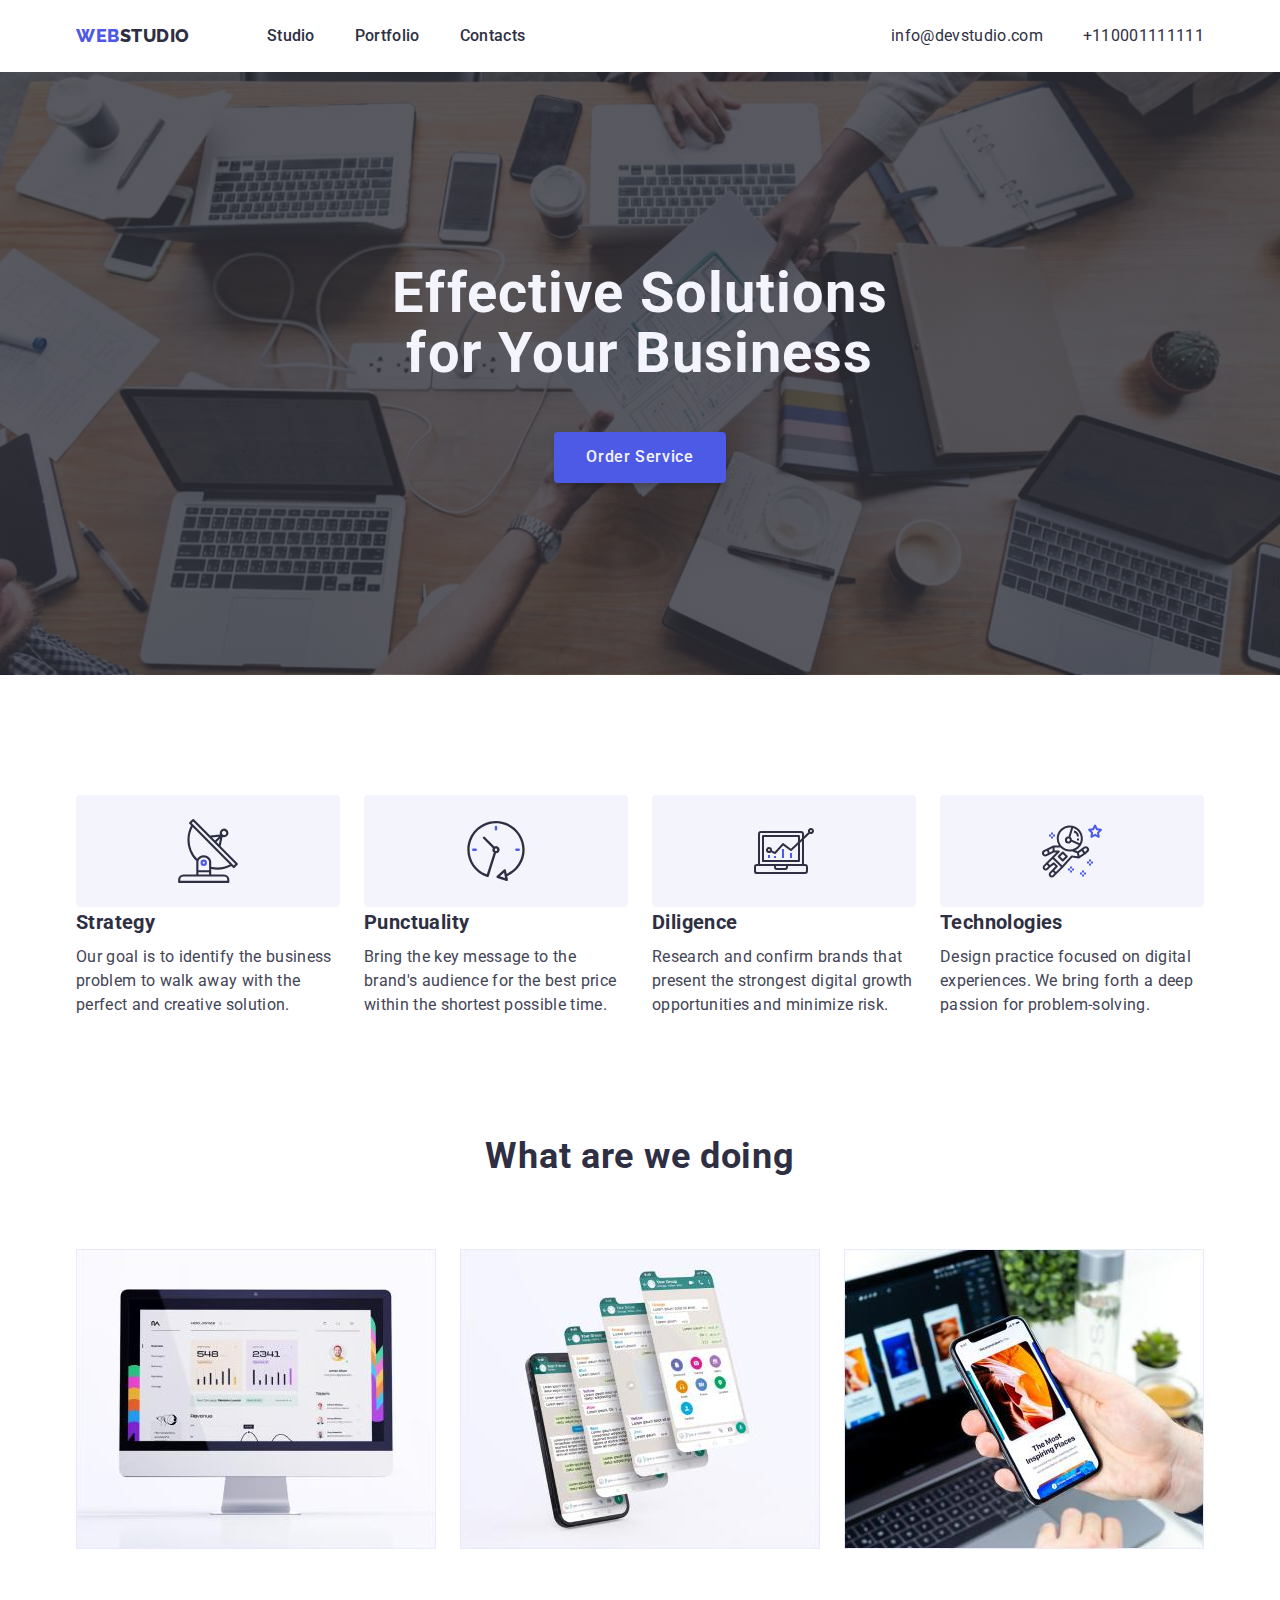
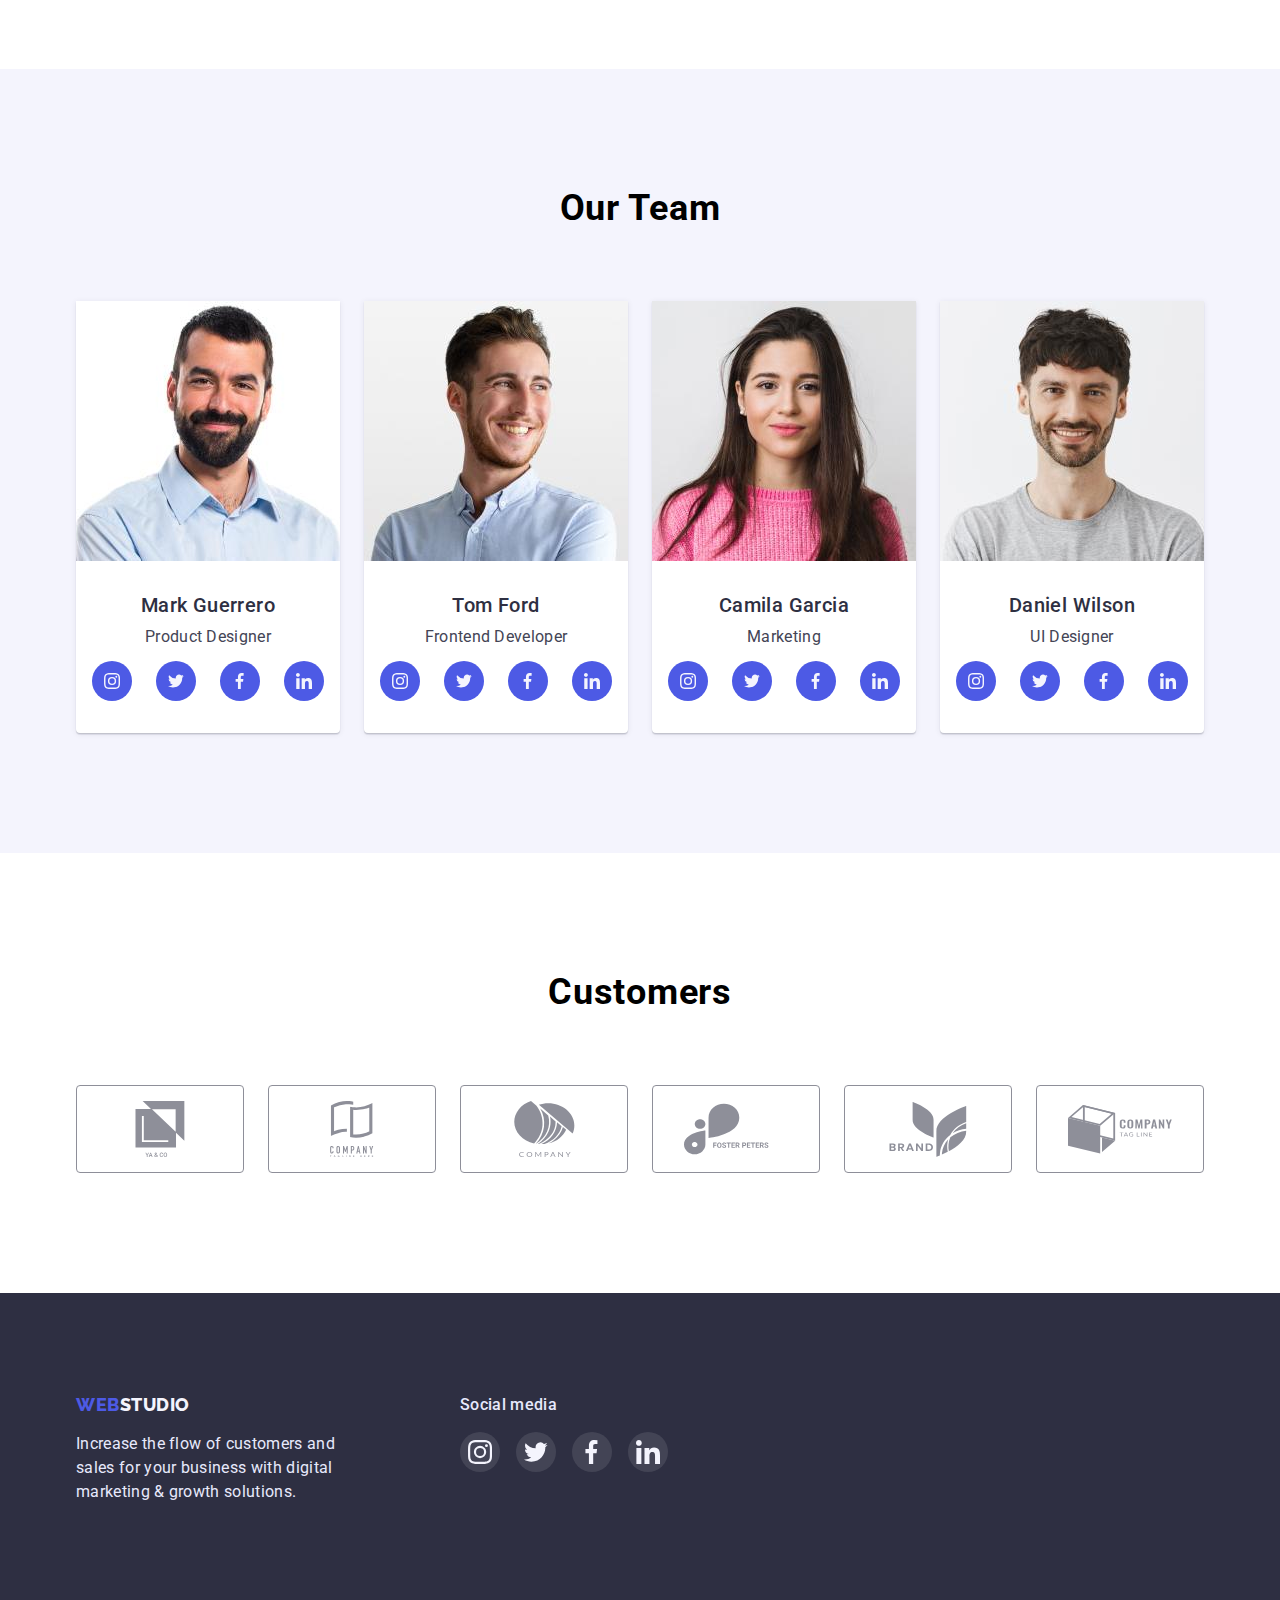
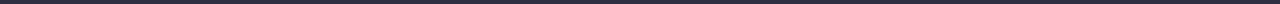
<file: index.html>
<!DOCTYPE html>
<html lang="en">
<head>
    <meta charset="UTF-8">
    <meta http-equiv="X-UA-Compatible" content="IE=edge">
    <meta name="viewport" content="width=device-width, initial-scale=1.0">
    <title>webstudio</title>
    <link href="https://fonts.googleapis.com/css2?family=Raleway:wght@800&family=Roboto:wght@400;500;700;900&display=swap" rel="stylesheet">
    <link rel="stylesheet" href="https://cdnjs.cloudflare.com/ajax/libs/modern-normalize/1.1.0/modern-normalize.min.css">  
    <link rel="stylesheet" href="./css/styles.css">
</head>
<body>

    <header>
        <div class="container">
            <div class="main-nav">
                <nav class="site-nav">
                    <a href="" class="header-logo"><span>WEB</span>STUDIO</a>
            
                    <ul class="site-nav">
                        <li class="item"><a class="nav-link" href="./index.html">Studio</a></li>
                        <li class="item"><a class="nav-link" href="./portfolio.html">Portfolio</a></li>
                        <li class="item"><a class="nav-link" href="">Contacts</a></li>
                        
                    </ul>
                </nav>
            
                    <ul class="auth-nav" >
            
                        <li class="item"><a class="contacts" href="info@devstudio.com">info@devstudio.com</a></li>
                        <li class="item"><a class="contacts" href="tel:+110001111111">+110001111111</a></li>
                        
                    </ul>
    
            </div>
        </div>
      

    </header>

        
    
     <main>
        
            <section class="hero hero-image">

              
                <h1 class="hero-tittle">Effective Solutions<br>for Your Business</h1>

                <button class="button-hero" type="button">Order Service</button>
            
                
                
            

        </section>
        
            
        
    
        <section class="our-mission">
            <div class="container">
            <h2 class="visually-hidden">our mission</h2>
            <ul class="feauters-list">

                <li class="list-item">
                    <div class="list-image">
                        <svg class="list-image-svg">
                            <use href="./images/symbol-defs.svg#icon-mission-antena"></use>
                        </svg>
                    </div>
                    <h3 class="our-mission-tittle">Strategy</h3>
                    <p>Our goal is to identify the business problem to walk away with the perfect and creative solution. </p>
                </li>
    
                <li class="list-item">
                    <div class="list-image">
                        <svg class="list-image-svg">
                            <use href="./images/symbol-defs.svg#icon-mission-clock"></use>
                        </svg>
                    </div> 
                    <h3 class="our-mission-tittle">Punctuality</h3>
                    <p>Bring the key message to the brand's audience for the best price within the shortest possible time. </p>
                </li>
    
                <li class="list-item">
                    <div class="list-image">
                        <svg class="list-image-svg">
                            <use href="./images/symbol-defs.svg#icon-mission-comp"></use>
                        </svg>
                    </div>
                    <h3 class="our-mission-tittle">Diligence</h3>
                    <p>Research and confirm brands that present the strongest digital growth opportunities and minimize risk. </p>
                </li>
    
                <li class="list-item">
                    <div class="list-image">
                        <svg class="list-image-svg">
                            <use href="./images/symbol-defs.svg#icon-mission-cosmo"></use>
                        </svg>
                    </div>
                    <h3 class="our-mission-tittle">Technologies</h3>
                    <p>Design practice focused on digital experiences. We bring forth a deep passion for problem-solving. </p>
                </li>
            </ul>
            </div>
            
        </section>
    
        <section class="what-we-do">
            <div class="container">
                <h2 class="what-wedo">What are we doing</h2>
    
                <ul class="what-wedo-list">
                    <li class="what-wedo-item"><img src="./images/wedo1.jpg" alt="computer" width="360"></li>
                    <li class="what-wedo-item"><img src="./images/wedo2.jpg" alt="phone" width="360"></li>
                    <li class="what-wedo-item"><img src="./images/wedo3.jpg" alt="computer and phone" width="360"></li>
                </ul>
            </div>
           
                
            
    
        </section>
    
        <section class="our-team">
            <div class="container">
                <h2 class="our-team-tittle">Our Team</h2>
    
            
                <ul class="our-team-list">
                    <li class="our-team-item">
                        <img src="./images/mark.jpg" alt="mark" width="264" height="260">
                        <div class="team-content">
                            <h3 class="card-name">Mark Guerrero</h3>
                            <p class="card-text">Product Designer</p>
                        
                            <ul class="team-link-set">

                                <li class="team-link-actions">
                                    <a href="" class="team-link-list">
                                        <svg class="team-link-item">
                                            <use href="./images/symbol-defs.svg#icon-instagram"></use>
                                        </svg>
                                    </a>
                                </li>
                                <li class="team-link-actions">
                                    <a href="" class="team-link-list">
                                        <svg class="team-link-item">
                                            <use href="./images/symbol-defs.svg#icon-twitter"></use>
                                        </svg>
                                    </a>
                                </li>
                                <li class="team-link-actions">
                                    <a href="" class="team-link-list">
                                        <svg class="team-link-item">
                                            <use href="./images/symbol-defs.svg#icon-facebook"></use>
                                        </svg>
                                    </a>
                                </li>
                                <li class="team-link-actions">
                                    <a href="" class="team-link-list">
                                        <svg class="team-link-item">
                                            <use href="./images/symbol-defs.svg#icon-linkedin"></use>
                                        </svg>
                                    </a>
                                </li>
                            </ul>
                        </div>
                        
                    </li>
    
                    <li class="our-team-item">
                        <img src="./images/tom.jpg" alt="tom" width="264" height="260">
                        <div class="team-content">
                            <h3 class="card-name">Tom Ford</h3>
                            <p class="card-text">Frontend Developer</p>
                        
                            <ul class="team-link-set">

                                <li class="team-link-actions">
                                    <a href="" class="team-link-list">
                                        <svg class="team-link-item">
                                            <use href="./images/symbol-defs.svg#icon-instagram"></use>
                                        </svg>
                                    </a>
                                </li>
                                <li class="team-link-actions">
                                    <a href="" class="team-link-list">
                                        <svg class="team-link-item">
                                            <use href="./images/symbol-defs.svg#icon-twitter"></use>
                                        </svg>
                                    </a>
                                </li>
                                <li class="team-link-actions">
                                    <a href="" class="team-link-list">
                                        <svg class="team-link-item">
                                            <use href="./images/symbol-defs.svg#icon-facebook"></use>
                                        </svg>
                                    </a>
                                </li>
                                <li class="team-link-actions">
                                    <a href="" class="team-link-list">
                                        <svg class="team-link-item">
                                            <use href="./images/symbol-defs.svg#icon-linkedin"></use>
                                        </svg>
                                    </a>
                                </li>
                            </ul>
                        </div>
                        
                    </li>
    
                    <li class="our-team-item">
                        <img src="./images/camila.jpg" alt="Camilla" width="264" height="260">
                        <div class="team-content">
                            <h3 class="card-name">Camila Garcia</h3>
                            <p class="card-text">Marketing</p>
                        
                            <ul class="team-link-set">

                                <li class="team-link-actions">
                                    <a href="" class="team-link-list">
                                        <svg class="team-link-item">
                                            <use href="./images/symbol-defs.svg#icon-instagram"></use>
                                        </svg>
                                    </a>
                                </li>
                                <li class="team-link-actions">
                                    <a href="" class="team-link-list">
                                        <svg class="team-link-item">
                                            <use href="./images/symbol-defs.svg#icon-twitter"></use>
                                        </svg>
                                    </a>
                                </li>
                                <li class="team-link-actions">
                                    <a href="" class="team-link-list">
                                        <svg class="team-link-item">
                                            <use href="./images/symbol-defs.svg#icon-facebook"></use>
                                        </svg>
                                    </a>
                                </li>
                                <li class="team-link-actions">
                                    <a href="" class="team-link-list">
                                        <svg class="team-link-item">
                                            <use href="./images/symbol-defs.svg#icon-linkedin"></use>
                                        </svg>
                                    </a>
                                </li>
                            </ul>
                        </div>
                    </li>
    
                    <li class="our-team-item"> <img src="./images/daniel.jpg" alt="daniel" width="264" height="260">
                        <div class="team-content">
                            <h3 class="card-name">Daniel Wilson</h3>
                            <p class="card-text">UI Designer</p>
                        
                            <ul class="team-link-set">

                                <li class="team-link-actions">
                                    <a href="" class="team-link-list">
                                        <svg class="team-link-item">
                                            <use href="./images/symbol-defs.svg#icon-instagram"></use>
                                        </svg>
                                    </a>
                                </li>
                                <li class="team-link-actions">
                                    <a href="" class="team-link-list">
                                        <svg class="team-link-item">
                                            <use href="./images/symbol-defs.svg#icon-twitter"></use>
                                        </svg>
                                    </a>
                                </li>
                                <li class="team-link-actions">
                                    <a href="" class="team-link-list">
                                        <svg class="team-link-item">
                                            <use href="./images/symbol-defs.svg#icon-facebook"></use>
                                        </svg>
                                    </a>
                                </li>
                                <li class="team-link-actions">
                                    <a href="" class="team-link-list">
                                        <svg class="team-link-item">
                                            <use href="./images/symbol-defs.svg#icon-linkedin"></use>
                                        </svg>
                                    </a>
                                </li>
                            </ul>
                        </div>
                        
                    </li>
                </ul>
            </div>
   
                   
        </section>

    </main>

    <section class="customers">
    <div class="container">

        
        <h2 class="custom">Customers</h2>
        <ul class="actions-customers">
            <li class="customers-item">
                <a href="" class="customers-link">
                    <svg class="customers-icon">
                        <use href="./images/symbol-defs.svg#icon-custom1"></use>
                    </svg>
                </a>
            </li>
            <li class="customers-item">
                <a href="" class="customers-link">
                    <svg class="customers-icon">
                        <use href="./images/symbol-defs.svg#icon-custom2"></use>
                    </svg>
                </a>
            </li>
            <li class="customers-item">
                <a href="" class="customers-link">
                    <svg class="customers-icon">
                        <use href="./images/symbol-defs.svg#icon-custom3"></use>
                    </svg>
                </a>
            </li>
            <li class="customers-item">
                <a href="" class="customers-link">
                    <svg class="customers-icon">
                        <use href="./images/symbol-defs.svg#icon-custom4"></use>
                    </svg>
                </a>
            </li>
            <li class="customers-item">
                <a href="" class="customers-link">
                    <svg class="customers-icon">
                        <use href="./images/symbol-defs.svg#icon-custom5"></use>
                    </svg>
                </a>
            </li>
            <li class="customers-item">
                <a href="" class="customers-link">
                    <svg class="customers-icon">
                        <use href="./images/symbol-defs.svg#icon-custom6"></use>
                    </svg>
                </a>
            </li>
        </ul>
    </div>
        
        
    </section>
           
    

    

    <footer>
        <div class="container">
            <div class="footer-media">
                <div class="footer-content">
                    <a class="footer-logo" href=""><span>WEB</span>STUDIO</a>
                    <p class="footer-text">Increase the flow of customers and sales for your business with digital marketing & growth solutions.</p>
                </div>
    
                <div class="social">
                    <b class="footer-social-text">Social media</b>
                    
                    <ul class="footer-link-set">
        
                        <li class="footer-link-actions">
                            <a href="" class="footer-link-list">
                                <svg class="footer-link-item">
                                    <use href="./images/symbol-defs.svg#icon-instagram"></use>
                                </svg>
                            </a>
                        </li>
                        <li class="footer-link-actions">
                            <a href="" class="footer-link-list">
                                <svg class="footer-link-item">
                                    <use href="./images/symbol-defs.svg#icon-twitter"></use>
                                </svg>
                            </a>
                        </li>
                        <li class="footer-link-actions">
                            <a href="" class="footer-link-list">
                                <svg class="footer-link-item">
                                    <use href="./images/symbol-defs.svg#icon-facebook"></use>
                                </svg>
                            </a>
                        </li>
                        <li class="footer-link-actions">
                            <a href="" class="footer-link-list">
                                <svg class="footer-link-item">
                                    <use href="./images/symbol-defs.svg#icon-linkedin"></use>
                                </svg>
                            </a>
                        </li>
                    </ul>
                </div>
            </div>
            


        </div>

        
        
    </footer>


    
</body>
</html>
</file>
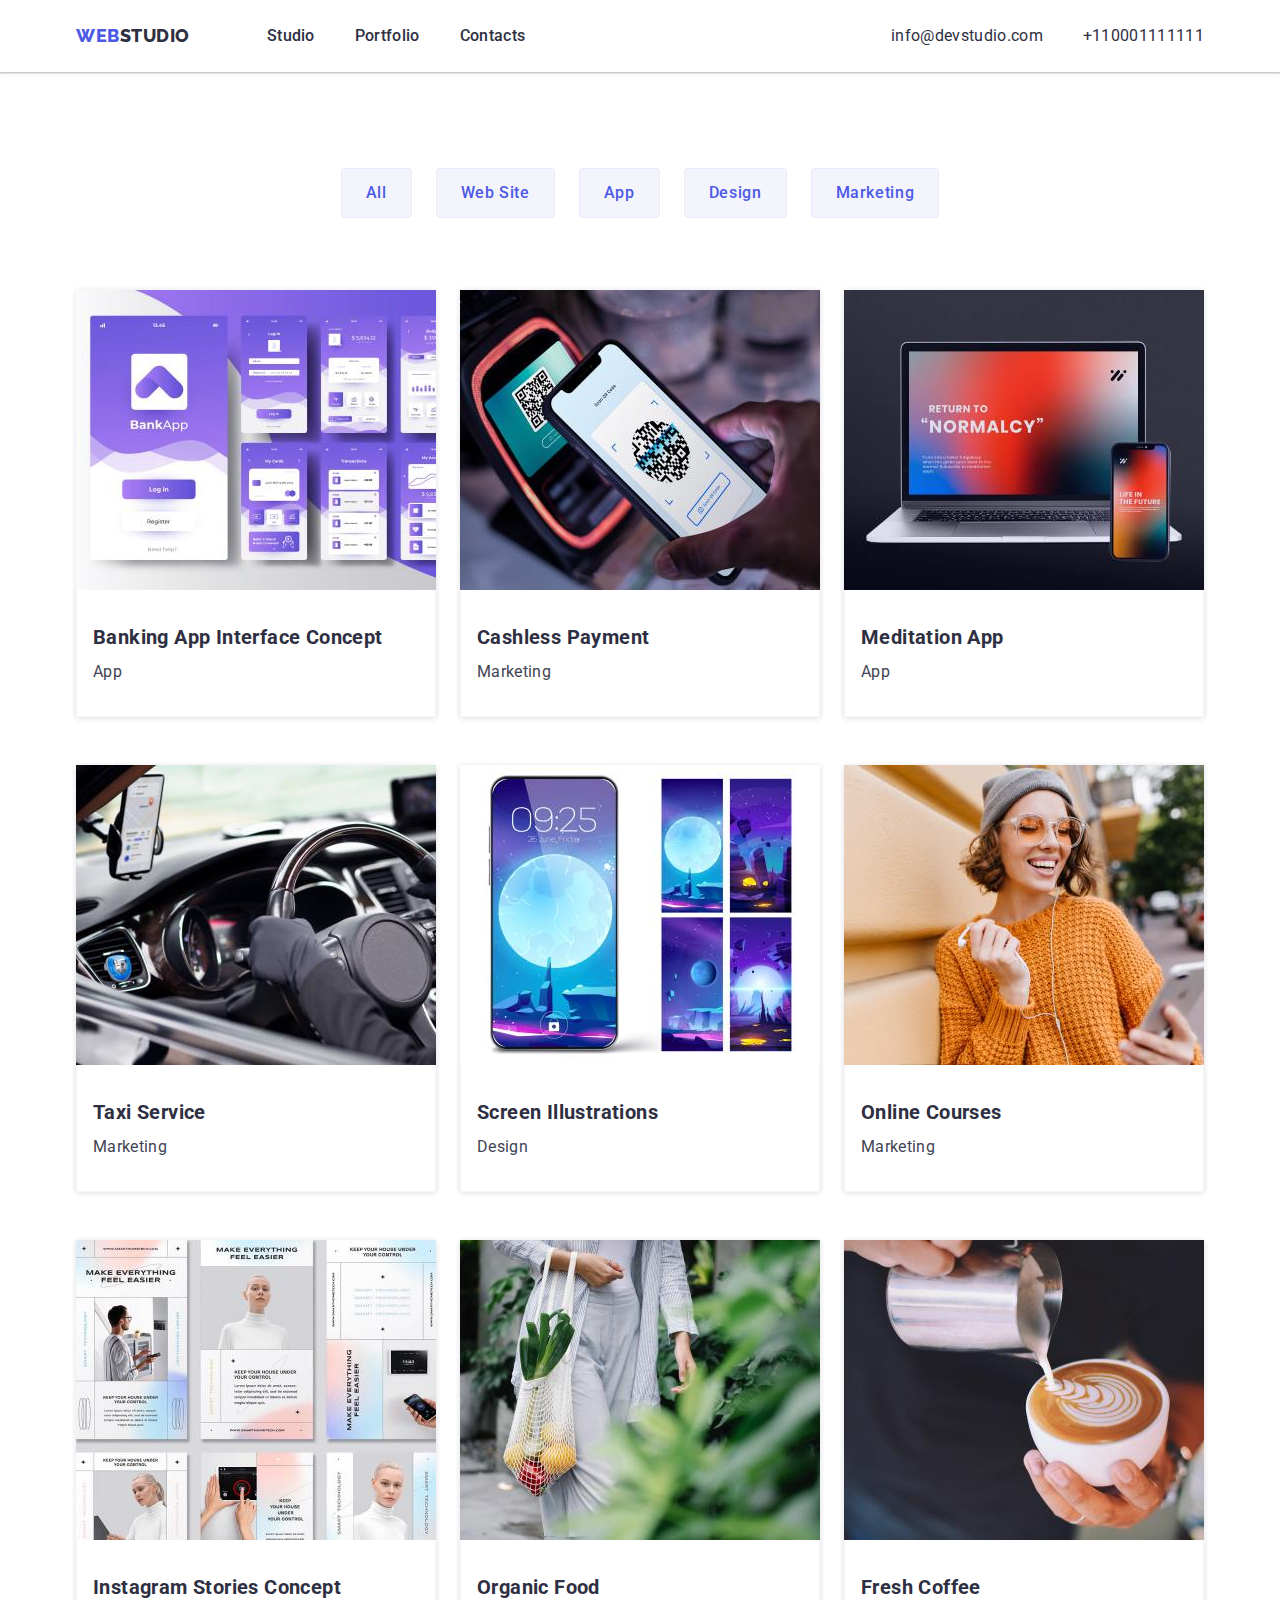
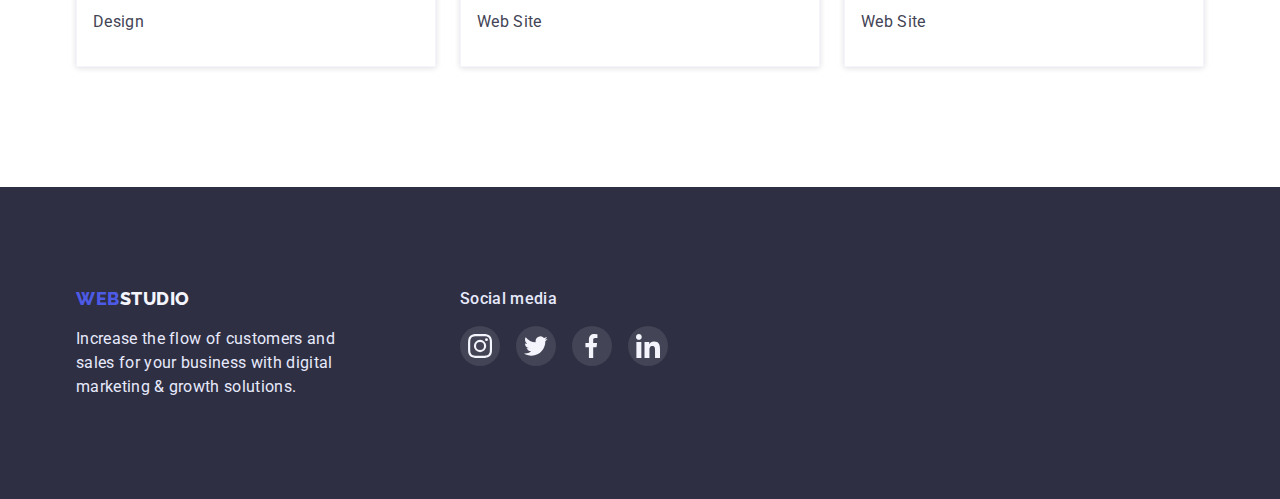
<file: portfolio.html>
<!DOCTYPE html>
<html lang="en">
<head>
    <meta charset="UTF-8">
    <meta http-equiv="X-UA-Compatible" content="IE=edge">
    <meta name="viewport" content="width=device-width, initial-scale=1.0">
    <title>webstudio</title>
    <link href="https://fonts.googleapis.com/css2?family=Raleway:wght@800&family=Roboto:wght@400;500;700;900&display=swap" rel="stylesheet">
    <link rel="stylesheet" href="https://cdnjs.cloudflare.com/ajax/libs/modern-normalize/1.1.0/modern-normalize.min.css">
    <link rel="stylesheet" href="./css/styles.css"> 
</head>
<body>
    <header>
        <div class="container">
            <div class="main-nav">
                <nav class="site-nav">
                    <a href="" class="header-logo"><span>WEB</span>STUDIO</a>
            
                    <ul class="site-nav">
                        <li class="item"><a class="nav-link" href="./index.html">Studio</a></li>
                        <li class="item"><a class="nav-link" href="./portfolio.html">Portfolio</a></li>
                        <li class="item"><a class="nav-link" href="">Contacts</a></li>
                        
                    </ul>
                </nav>
            
                    <ul class="auth-nav" >
            
                        <li class="item"><a class="contacts" href="info@devstudio.com">info@devstudio.com</a></li>
                        <li class="item"><a class="contacts" href="tel:+110001111111">+110001111111</a></li>
                        
                    </ul>
    
            </div>
        </div>
      

    </header>

 <main>
    <section class="portfolio">
        <div class="container">
            <h1 class="visually-hidden">portfolio</h1>
        <ul class="filters-list">
            <li class="filters-item"><button class="btn-portfolio" type="button">All</button></li>
            <li class="filters-item"><button class="btn-portfolio" type="button">Web Site</button></li>
            <li class="filters-item"><button class="btn-portfolio" type="button">App</button></li>
            <li class="filters-item"><button class="btn-portfolio" type="button">Design</button></li>
            <li class="filters-item"><button class="btn-portfolio" type="button">Marketing</button></li>
            
        </ul>
   
        <ul class="project-cards">
            <li class="pro-card-item"> 
                <a href="" class="pro-card-link">
                    <img src="./images/procard1.jpg" alt="procard1" width="360" height="300">
                    <div class="pro-card-content">
                        <h3 class="our-mission-item">Banking App Interface Concept</h3>
                        <p class="pro-card-text">App</p>
                    </div>
                    
                         
                </a>
            </li>

            <li class="pro-card-item">
                <a href="" class="pro-card-link">
                    <img src="./images/procard2.jpg" alt="procard2" width="360" height="300">
                    <div class="pro-card-content">
                        <h3 class="our-mission-item">Cashless Payment</h3>
                        <p class="pro-card-text">Marketing</p>
                    </div>
                       
                    
                </a>
            </li>

            <li class="pro-card-item">
                <a href="" class="pro-card-link">
                    <img src="./images/procard3.jpg" alt="procard3" width="360" height="300">
                    <div class="pro-card-content">
                        <h3 class="our-mission-item">Meditation App</h3>
                        <p class="pro-card-text">App</p>
                    </div>
                    
                          
                </a>
            </li>
        
            <li class="pro-card-item">
                <a href="" class="pro-card-link">
                    <img src="./images/procard4.jpg" alt="procard4" width="360" height="300">
                    <div class="pro-card-content">
                        <h3 class="our-mission-item">Taxi Service</h3>
                        <p class="pro-card-text">Marketing</p>
                    </div>
                      
                    
                </a>
            </li>
    
            <li class="pro-card-item">
                <a href="" class="pro-card-link">
                    <img src="./images/procard5.jpg" alt="procard5" width="360" height="300">
                    <div class="pro-card-content">
                        <h3 class="our-mission-item">Screen Illustrations</h3>
                        <p class="pro-card-text">Design</p>
                    </div>
                      
                    
                </a>
            </li>
    
            <li class="pro-card-item">
                <a href="" class="pro-card-link">
                    <img src="./images/procard6.jpg" alt="procard6" width="360" height="300">
                    <div class="pro-card-content">
                        <h3 class="our-mission-item">Online Courses</h3>
                        <p class="pro-card-text">Marketing</p>
                    </div>
                       
                    
                </a>
            </li>
        
            <li class="pro-card-item">
                <a href="" class="pro-card-link">
                    <img src="./images/procard7.jpg" alt="procard7" width="360" height="300">
                    <div class="pro-card-content">
                        <h3 class="our-mission-item">Instagram Stories Concept</h3>
                        <p class="pro-card-text">Design</p>
                    </div>
                       
                </a>
            </li>
    
            <li class="pro-card-item">
                <a href="" class="pro-card-link">
                    <img src="./images/procard8.jpg" alt="procard8" width="360" height="300">
                    <div class="pro-card-content">
                        <h3 class="our-mission-item">Organic Food</h3>
                        <p class="pro-card-text">Web Site</p>
                    </div>
                      
                </a>
            </li>
    
            <li class="pro-card-item">
                <a href="" class="pro-card-link">
                    <img src="./images/procard9.jpg" alt="procard9" width="360" height="300">
                    <div class="pro-card-content">
                        <h3 class="our-mission-item">Fresh Coffee</h3>
                        <p class="pro-card-text">Web Site</p>
                    </div>
                    
                </a>
            </li>
        </ul>
        </div>

    </section>
 </main>

 <footer>
    <div class="container">
        <div class="footer-media">
            <div class="footer-content">
                <a class="footer-logo" href=""><span>WEB</span>STUDIO</a>
                <p class="footer-text">Increase the flow of customers and sales for your business with digital marketing & growth solutions.</p>
            </div>
            <div class="social">
                <b class="footer-social-text">Social media</b>
                
                <ul class="footer-link-set">
    
                    <li class="footer-link-actions">
                        <a href="" class="footer-link-list">
                            <svg class="footer-link-item">
                                <use href="./images/symbol-defs.svg#icon-instagram"></use>
                            </svg>
                        </a>
                    </li>
                    <li class="footer-link-actions">
                        <a href="" class="footer-link-list">
                            <svg class="footer-link-item">
                                <use href="./images/symbol-defs.svg#icon-twitter"></use>
                            </svg>
                        </a>
                    </li>
                    <li class="footer-link-actions">
                        <a href="" class="footer-link-list">
                            <svg class="footer-link-item">
                                <use href="./images/symbol-defs.svg#icon-facebook"></use>
                            </svg>
                        </a>
                    </li>
                    <li class="footer-link-actions">
                        <a href="" class="footer-link-list">
                            <svg class="footer-link-item">
                                <use href="./images/symbol-defs.svg#icon-linkedin"></use>
                            </svg>
                        </a>
                    </li>
                </ul>
            </div>
        </div>
       
        
    </div>
    
</footer>
  
    
</body>
</html>
</file>
<file: css/styles.css>
:root{
    --primary-text-color: #434455;
    --navy-blue: #2E2F42;
    --primary-brand: #4D5AE5;
    --color-white: #ffffff;
    --accent-cornflower: #E7E9FC;
    --light-cloud: #F4F4FD;
}


.container{
    width: 1158px;
    padding-left: 15px;
    padding-right: 15px;
    margin-left: auto;
    margin-right: auto;

    
}
header{
    box-shadow: 0px 2px 1px rgba(46, 47, 66, 0.08), 0px 1px 1px rgba(46, 47, 66, 0.16), 0px 1px 6px rgba(46, 47, 66, 0.08);
}


body{
    font-family: Roboto,sans-serif;
    letter-spacing: 0.02em;
    background-color: var(--color-white);
    

}
ul,
p,
h1,
h2,

h4,
h5,
h6{
    list-style: none;
    padding: 0;
    margin: 0;
}
h3{

    font-weight: 500;
    font-size: 20px;
    line-height: 1.2;
    letter-spacing: 0.02em;

    color: var(--navy-blue);
    padding: 0;
    margin: 0;
}
span{
    color: var(--primary-brand);
}
p{
    color: var(--primary-text-color);
    
    font-weight: 400;
    font-size: 16px;
    line-height: 1.5;
    letter-spacing: 0.02em;
}
img{
    display: block;
    max-width: 100%;
}






button{
    font-family: inherit;
    cursor: pointer;
   
    
}
.btn-portfolio{
    
    
    font-weight: 500;
    font-size: 16px;
    line-height: 1.5;
    letter-spacing: 0.04em;
    background-color: var(--light-cloud);
    color: var(--primary-brand);

    display: flex;
    flex-direction: row;
    justify-content: center;
    align-items: center;
    padding: 12px 24px;
    border: 1px solid #E7E9FC;
    border-radius: 4px;




}
.btn-portfolio:hover, .btn-portfolio:focus{
    color: var(--light-cloud);
    background-color: var(--primary-brand);
    box-shadow: 0px 3px 1px rgba(0, 0, 0, 0.1), 0px 2px 1px rgba(0, 0, 0, 0.08), 0px 2px 2px rgba(0, 0, 0, 0.12);
    
}

.filters-list{
    display: flex;
    justify-content: center;
    align-items: center;

    /* padding: 8px 16px; */
    margin-bottom: 72px;

   
}
.filters-item{
    margin-right: 24px;
   
   
}
.filters-item:last-child{
    margin-right: 0;
}



.hero{
   
    
    max-width: 1440px;
    
    margin-right: auto;
    margin-left: auto;
    background-image:linear-gradient(to right, rgba(47, 48, 57, 0.8),
    rgba(47, 48, 57, 0.8) ), url(../images/bg-hero.jpg);
   
    
    
    background-repeat: no-repeat;
    background-position: center;
    background-size: cover;

    text-align: center;

    padding-top: 192px;
    padding-bottom: 192px;
    
    

}
.list-image{
    
    height: 112px;
    display: flex;
    justify-content: center;
    align-items: center;

    background-color: #F4F4FD;
    border-radius: 4px;
}
.list-image-svg{
    width: 60px;
    height: 64px;
    
}

.our-mission{
    padding-top: 120px;
    padding-bottom: 120px;
}

.our-mission-tittle{
   

    font-weight: 700;
    font-size: 20px;
    line-height: 1.5;
    letter-spacing: 0.02em;

    margin-bottom: 8px;
}

.header-logo{
    font-family: Raleway,sans-serif ;
    font-size: 18px;
    line-height: 1.33;
    text-decoration: none;
    color: var(--navy-blue);
    letter-spacing: 0.03em;
    font-weight: 800;

    margin-right: 77px;
   



}



.site-nav{
    display: flex;
    align-items: center;

}
.main-nav{
    display: flex;
    align-items: center;

    
}
.site-nav .item{
    margin-right: 40px;
    
}
.site-nav .item:last-child{
    margin-right: 0;
}

.nav-link{
        font-weight: 500;
        font-size: 16px;
        line-height: 1.5;
        letter-spacing: 0.02em;
        text-decoration: none;
        color: var(--navy-blue);

        padding-top: 24px;
        padding-bottom: 24px;
        display: block;

}




.nav-link:hover, .nav-link:focus{
    color: var(--primary-brand);
   
}
.auth-nav{
    display: flex;
    margin-left: auto;
    
}

.auth-nav .item{
    margin-right: 40px;
}
.auth-nav .item:last-child{
    margin-right: 0;
}




.contacts{
    font-weight: 400;
    font-size: 16px;
    line-height: 1.5;
    letter-spacing: 0.02em;

    text-decoration: none;
    color: var(--navy-blue);
    padding-top: 24px;
    padding-bottom: 24px;

}


.contacts:hover, .contacts:focus{
    color: var(--primary-brand);
}
.button-hero{

    font-weight: 500;
    font-size: 16px;
    line-height: 1.18;
    letter-spacing: 0.04em;
    background-color: var(--primary-brand);
    color: var(--light-cloud);
    box-shadow: 0px 4px 4px rgba(0, 0, 0, 0.15);

    border-radius: 4px;
    padding: 16px 32px;
    display: inline-block;

    min-width: 170px;

    text-align: center;
    border: 0;
    


}
.button-hero:hover, .button-hero:focus{
    color: var(--light-cloud);
    background-color: #404BBF;
}
.hero-tittle{
    font-weight: 700;
    font-size: 56px;
    line-height: 1.07;

    

    text-align: center;
    letter-spacing: 0.02em;

    color: var(--light-cloud);
    margin-bottom: 48px;
    

    

}

.visually-hidden{
    
    
    position: absolute;
    white-space: nowrap;
    width: 1px;
    height: 1px;
    overflow: hidden;
    border: 0;
    padding: 0;
    clip: rect(0 0 0 0);
    clip-path: inset(50%);
    margin: -1px;

   
}
.portfolio{
    padding-top: 96px;
    padding-bottom: 120px;
}

.feauters-list{
    display: flex;
    
    
   
    
    
}
.list-item{
    
    margin-right: 24px;
    flex-basis: calc(100% / 4 );
}

.list-item:last-child{
    margin-right: 0;
}
.what-we-do{
    padding-bottom: 120px;
}

.what-wedo{
    font-weight: 700;
    font-size: 36px;
    line-height: 1.11;
    letter-spacing: 0.02em;

    color: var(--navy-blue);

    margin-bottom: 72px;
    text-align: center;
    padding-bottom: 0;
    padding-top: 0;
}
.what-wedo-list{
    display: flex;
    
}
.what-wedo-item{
    margin-right: 24px;
    
}
.what-wedo-item:last-child{
    margin-right: 0;
}
.our-team-tittle{
    font-weight: 700;
    font-size: 36px;
    line-height: 1.11;
    letter-spacing: 0.02em;

    margin-bottom: 72px;
   
    text-align: center;

    
}
.our-team-list{
    display: flex;
}
.pro-card-content{
    padding-top: 32px;
    padding-bottom: 32px;
    padding-left: 16px;

    border-bottom: 0.5px solid #F4F4FD;
    border-right: 0.5px solid #F4F4FD;
    border-left: 0.5px solid #F4F4FD;
}
.pro-card-link{
    display: block;
    box-shadow: 0px 1px 6px rgba(46, 47, 66, 0.08);
}
.pro-card-link:hover{
    box-shadow: 0px 1px 6px rgba(46, 47, 66, 0.08), 0px 1px 1px rgba(46, 47, 66, 0.16), 0px 2px 1px rgba(46, 47, 66, 0.08);
}
.pro-card-link:focus{
    box-shadow: 0px 1px 6px rgba(46, 47, 66, 0.08), 0px 1px 1px rgba(46, 47, 66, 0.16), 0px 2px 1px rgba(46, 47, 66, 0.08);
}
.our-mission-item{
    font-weight: 700;
    font-size: 20px;
    line-height: 1.5;
    letter-spacing: 0.02em;

    
    /* padding-right: auto; */
    

    
    
}


.card-name{
    margin-bottom: 8px;
}
.card-text{
    
    padding-bottom: 0;
    margin-bottom: 12px;
}

.our-team-item{
    background-color: var(--color-white);

    margin-right: 24px;
    
    border-radius: 0px 0px 4px 4px;

    flex-direction: column;

    box-shadow: 0px 1px 6px rgba(46, 47, 66, 0.08), 0px 1px 1px rgba(46, 47, 66, 0.16), 0px 2px 1px rgba(46, 47, 66, 0.08);
    border-radius: 0px 0px 4px 4px;
    
}
.team-content{
    padding-top: 32px;
    padding-bottom: 32px;
    padding-right: 16px;
    padding-left: 16px;
    text-align: center;
}


.pro-card-text{
    
    margin-top: 8px;
    

}
.our-team{
    background-color: var(--light-cloud);

    padding-top: 120px;
    padding-bottom: 120px;
}

.team-link-set{
    display: flex;
    justify-content: center;

    
    margin: 0
}
.team-link-actions{
    margin-right: 24px;
}
.team-link-actions:last-child{
    margin-right: 0;
}
.team-link-list{
    width: 40px;
    height: 40px;

    display: block;
    background-color: var(--primary-brand);
    border-radius: 50%;
    
    padding-top: 12px;
    padding-bottom: 12px;
    padding-left: 12px;
    padding-right: 12px;
    
}
.team-link-list:hover{
    background-color: #404BBF;
}
.team-link-list:focus{
    background-color: #404BBF;
}
.team-link-item{
    width: 16px;
    height: 16px;
    
}

.project-cards{
   
    display: flex;
    flex-wrap: wrap;

    margin-right: -24px;
    margin-bottom: -48px;

   
}
.project-cards a{
    text-decoration: none;
    color: var(--navy-blue);
}
.pro-card-item{
    
    flex-basis: calc(100% - 48px ) / 3;

    margin-right: 24px;
    margin-bottom: 48px;

   
    box-shadow: 0px 1px 6px rgba(46, 47, 66, 0.08);
    
}
.customers{
    padding-top: 120px;
    padding-bottom: 120px;
}
.actions-customers{
    display: flex;
    
    
}
.customers-item{
    margin-right: 24px;
}
.customers-item:last-child{
    margin-right: 0;
}
.customers-link{
    display: flex;
    justify-content: center;
    align-items: center;
    width: 168px;
    height: 88px;
   
    padding: 0;
    

    border: 1px solid #8E8F99;
    border-radius: 4px;

    background-color: #fff;
    fill: #8E8F99;
    
}
.customers-link:hover{
    border: 1px solid #404BBF;
    fill: #404BBF;

}
.customers-link:focus{
    border: 1px solid #404BBF;
    fill: #404BBF;

}



.customers-icon{
    width: 104px;
    height: 56px;
   
    
   
}



.custom{
    font-weight: 700;
    font-size: 36px;
    line-height: 1.11;
    letter-spacing: 0.02em;

    margin-bottom: 72px;
    
   
    text-align: center; 
}


.footer-logo{
    font-family: Raleway,sans-serif ;
    font-size: 18px;
    line-height: 1.33;
    text-decoration: none;
    color: var(--light-cloud);
    letter-spacing: 0.03em;
    font-weight: 800;

    
    display: block;
    margin-bottom: 16px;


}
footer{
    background-color: var(--navy-blue);

    padding-top: 100px;
    display: flex;
    
    padding-bottom: 100px;

    
    
   
    

    
}
.footer-media{
    display: flex;
}

.footer-text{
    color: var(--accent-cornflower);

    
    display: block;
    width: 264px;
    
}

.social{
   
    
    margin-left: 120px;
    
}
.footer-link-set{
   

    display: flex;
    flex-direction: row;
    align-items: flex-start;
    padding: 0px;
    gap: 16px;
    margin-top: 15px;
    
    

}

.footer-link-list{
    width: 40px;
    height: 40px;

    display: block;
    background-color: rgba(255, 255, 255, 0.1);
    border-radius: 50%;
    
    padding-top: 8px;
    padding-bottom: 8px;
    padding-left: 8px;
    padding-right: 8px;
}
.footer-link-list:hover{
    background-color: #31D0AA;
}
.footer-link-list:focus{
    background-color: #31D0AA;
}
.footer-link-item{
    width: 24px;
    height: 24px;
}
.footer-social-text{
    color: var(--accent-cornflower);
    
    
    font-weight: 500;
    font-size: 16px;
    line-height: 1.5;
    
   

    
}
</file>
